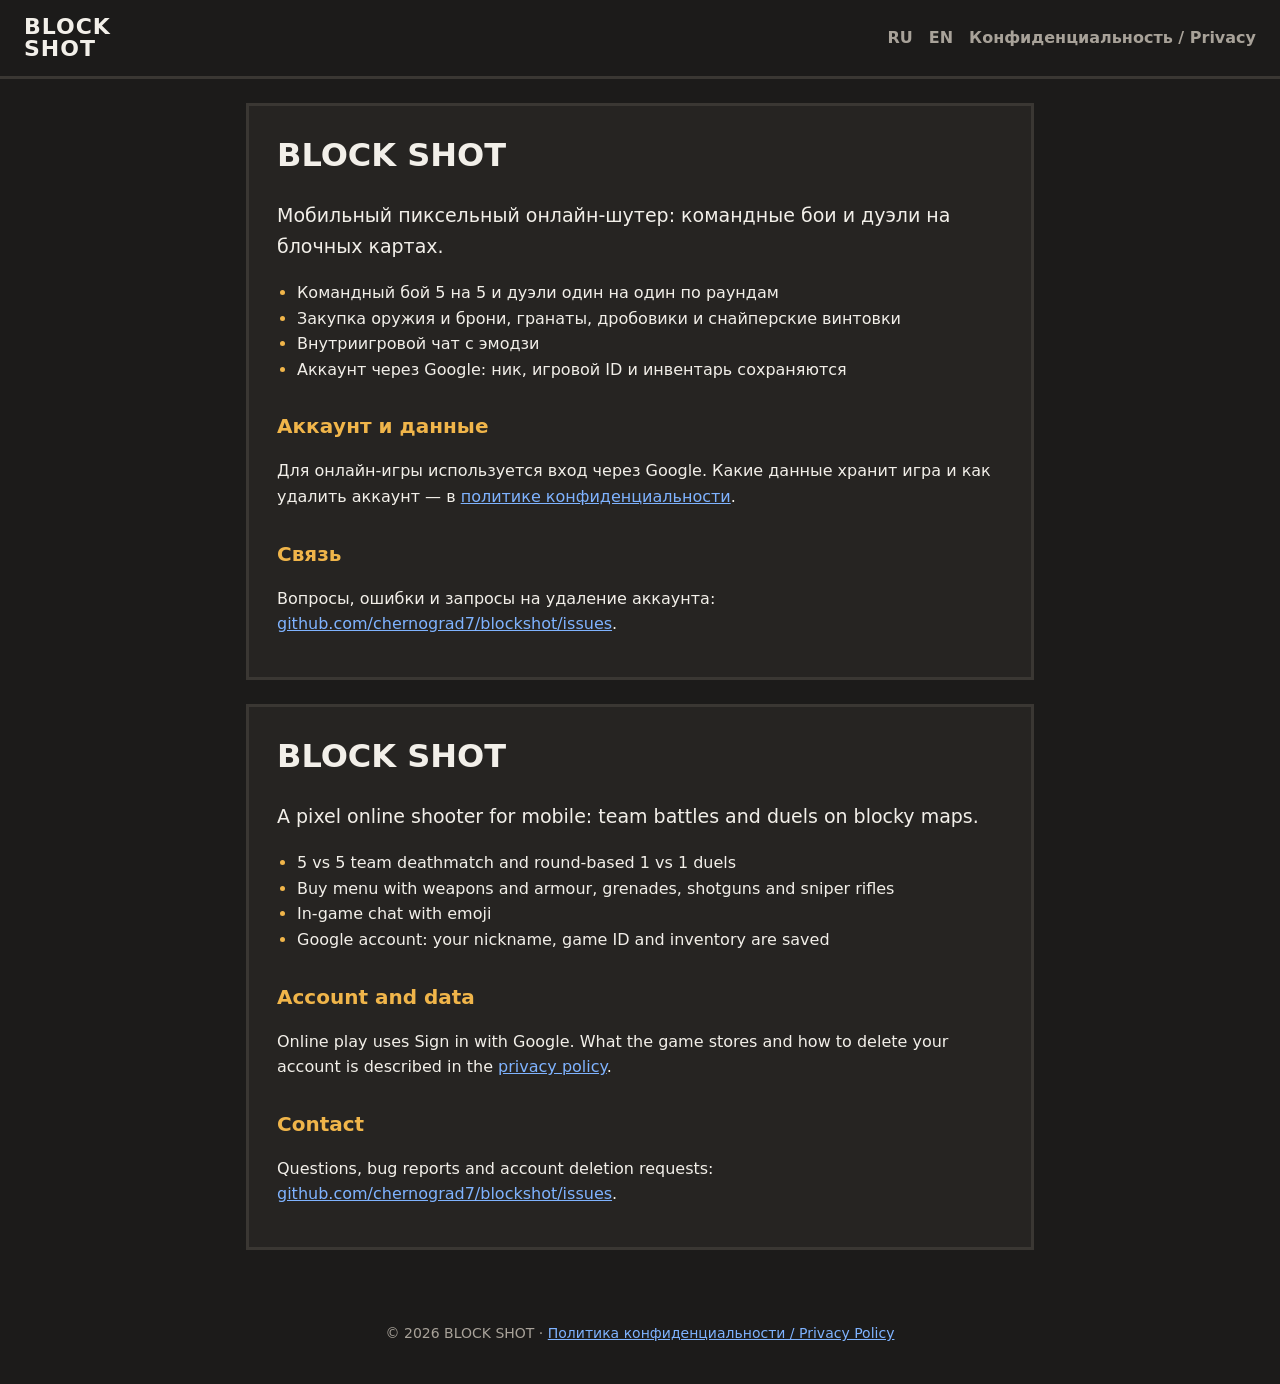
<file: index.html>
<!doctype html>
<html lang="ru">
<head>
<meta charset="utf-8">
<meta name="viewport" content="width=device-width, initial-scale=1">
<title>BLOCK SHOT</title>
<meta name="description" content="BLOCK SHOT — мобильный пиксельный онлайн-шутер. A pixel online shooter for mobile.">
<link rel="stylesheet" href="style.css">
</head>
<body>
<header class="top">
  <a class="logo" href="./">BLOCK<br>SHOT</a>
  <nav>
    <a href="#ru">RU</a>
    <a href="#en">EN</a>
    <a href="privacy.html">Конфиденциальность / Privacy</a>
  </nav>
</header>

<main>
  <section id="ru" class="card">
    <h1>BLOCK SHOT</h1>
    <p class="lead">Мобильный пиксельный онлайн-шутер: командные бои и дуэли на блочных картах.</p>
    <ul class="features">
      <li>Командный бой 5 на 5 и дуэли один на один по раундам</li>
      <li>Закупка оружия и брони, гранаты, дробовики и снайперские винтовки</li>
      <li>Внутриигровой чат с эмодзи</li>
      <li>Аккаунт через Google: ник, игровой ID и инвентарь сохраняются</li>
    </ul>
    <h2>Аккаунт и данные</h2>
    <p>Для онлайн-игры используется вход через Google. Какие данные хранит игра и как удалить аккаунт —
      в <a href="privacy.html#ru">политике конфиденциальности</a>.</p>
    <h2>Связь</h2>
    <p>Вопросы, ошибки и запросы на удаление аккаунта:
      <a href="https://github.com/chernograd7/blockshot/issues">github.com/chernograd7/blockshot/issues</a>.</p>
  </section>

  <section id="en" class="card">
    <h1>BLOCK SHOT</h1>
    <p class="lead">A pixel online shooter for mobile: team battles and duels on blocky maps.</p>
    <ul class="features">
      <li>5 vs 5 team deathmatch and round-based 1 vs 1 duels</li>
      <li>Buy menu with weapons and armour, grenades, shotguns and sniper rifles</li>
      <li>In-game chat with emoji</li>
      <li>Google account: your nickname, game ID and inventory are saved</li>
    </ul>
    <h2>Account and data</h2>
    <p>Online play uses Sign in with Google. What the game stores and how to delete your account is described in the
      <a href="privacy.html#en">privacy policy</a>.</p>
    <h2>Contact</h2>
    <p>Questions, bug reports and account deletion requests:
      <a href="https://github.com/chernograd7/blockshot/issues">github.com/chernograd7/blockshot/issues</a>.</p>
  </section>
</main>

<footer>© 2026 BLOCK SHOT · <a href="privacy.html">Политика конфиденциальности / Privacy Policy</a></footer>
</body>
</html>
</file>
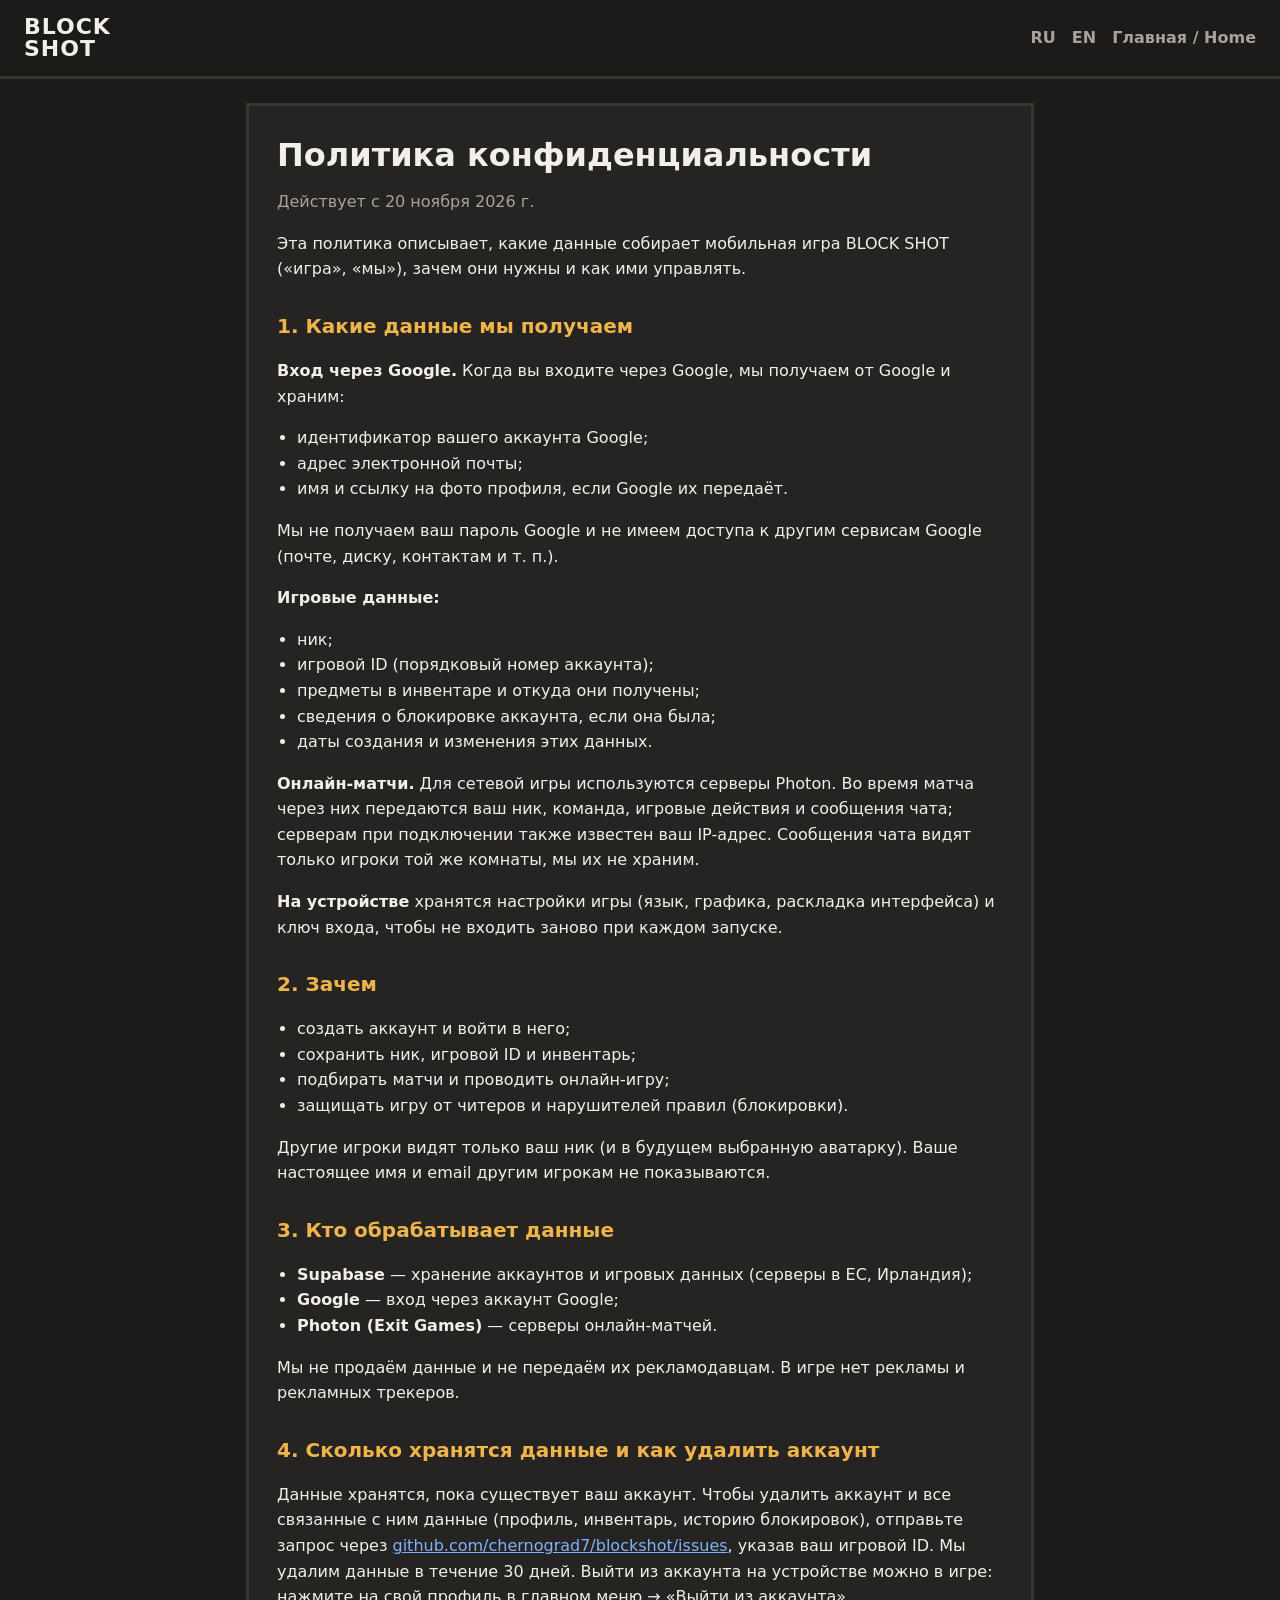
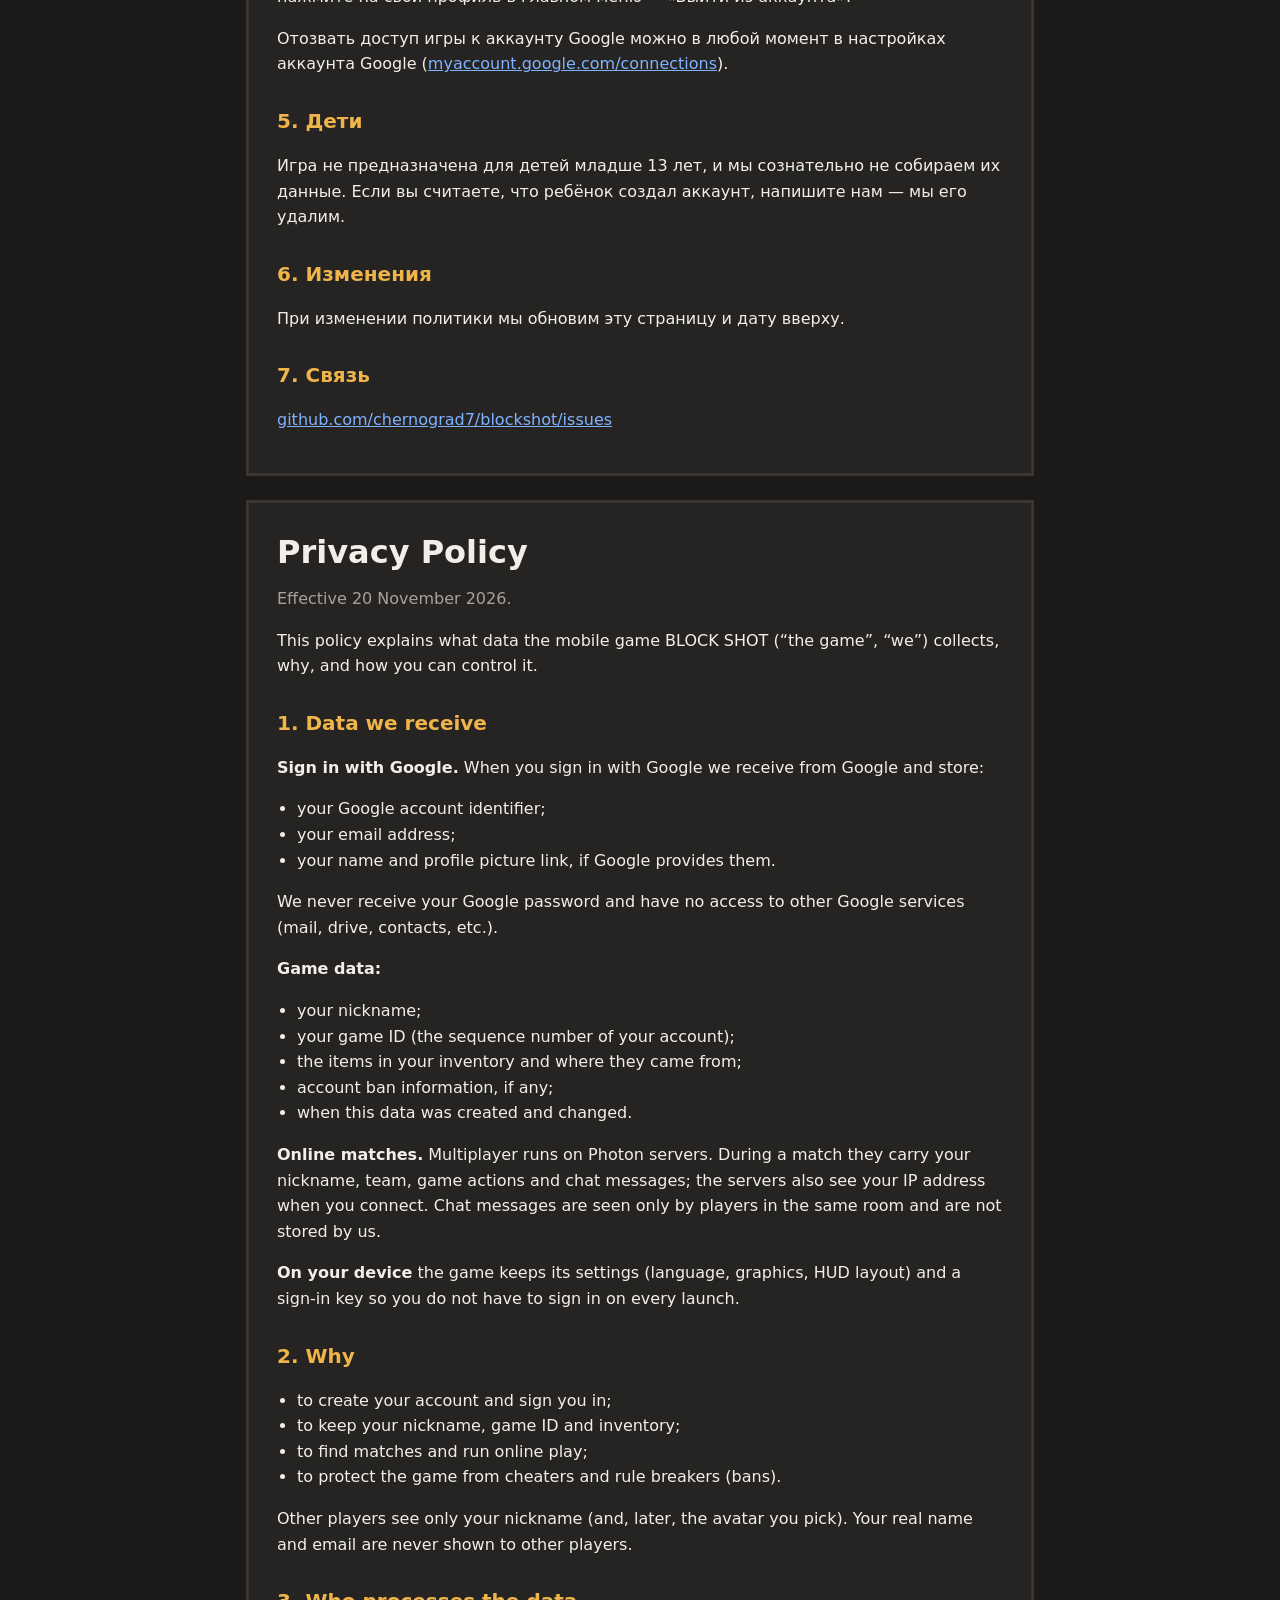
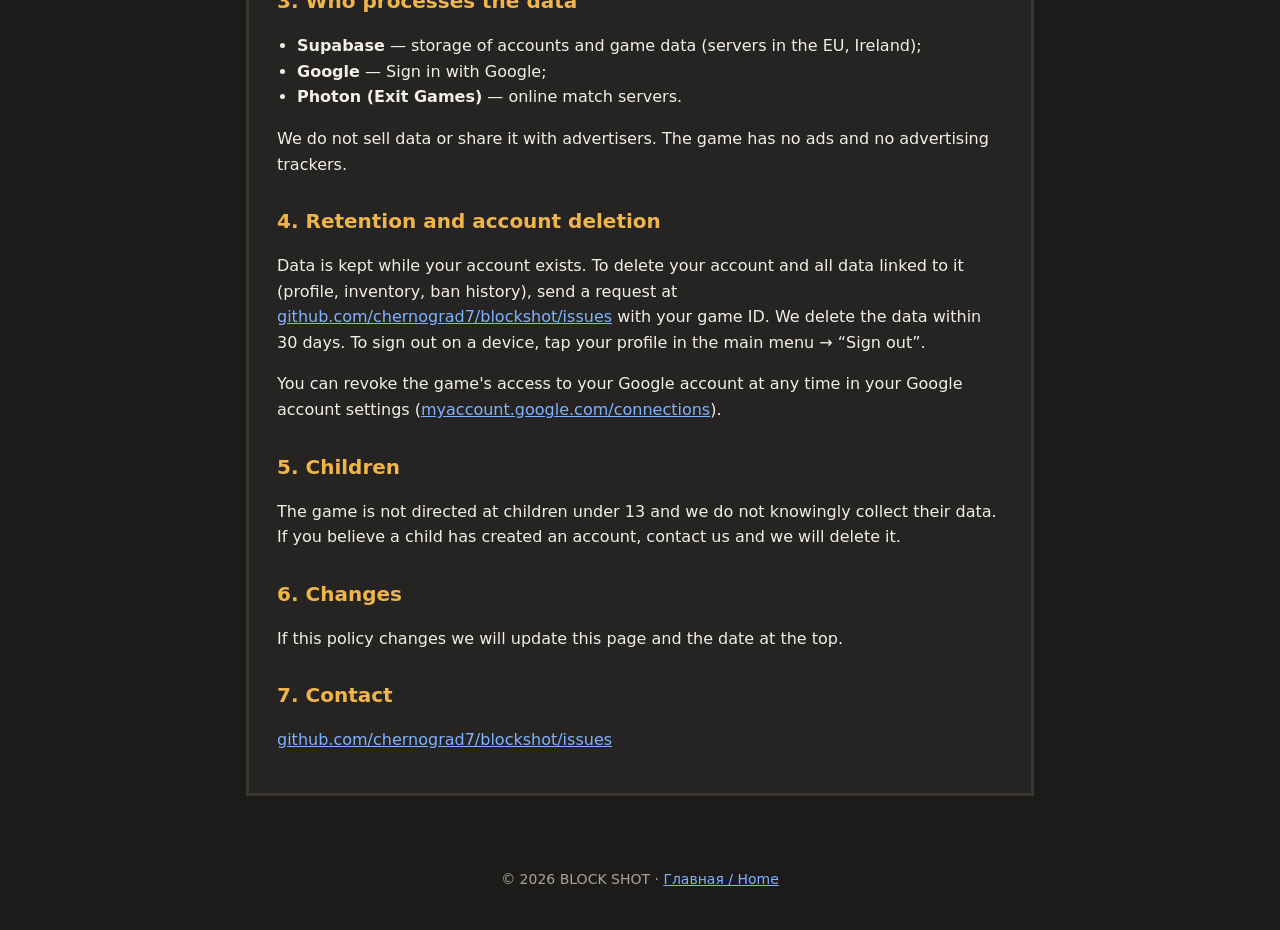
<file: privacy.html>
<!doctype html>
<html lang="ru">
<head>
<meta charset="utf-8">
<meta name="viewport" content="width=device-width, initial-scale=1">
<title>BLOCK SHOT — Privacy Policy</title>
<meta name="description" content="Политика конфиденциальности BLOCK SHOT / BLOCK SHOT Privacy Policy">
<link rel="stylesheet" href="style.css">
</head>
<body>
<header class="top">
  <a class="logo" href="./">BLOCK<br>SHOT</a>
  <nav>
    <a href="#ru">RU</a>
    <a href="#en">EN</a>
    <a href="./">Главная / Home</a>
  </nav>
</header>

<main>
  <section id="ru" class="card doc">
    <h1>Политика конфиденциальности</h1>
    <p class="muted">Действует с 20 ноября 2026 г.</p>

    <p>Эта политика описывает, какие данные собирает мобильная игра BLOCK SHOT («игра», «мы»), зачем они нужны и как
      ими управлять.</p>

    <h2>1. Какие данные мы получаем</h2>
    <p><b>Вход через Google.</b> Когда вы входите через Google, мы получаем от Google и храним:</p>
    <ul>
      <li>идентификатор вашего аккаунта Google;</li>
      <li>адрес электронной почты;</li>
      <li>имя и ссылку на фото профиля, если Google их передаёт.</li>
    </ul>
    <p>Мы не получаем ваш пароль Google и не имеем доступа к другим сервисам Google (почте, диску, контактам и т. п.).</p>
    <p><b>Игровые данные:</b></p>
    <ul>
      <li>ник;</li>
      <li>игровой ID (порядковый номер аккаунта);</li>
      <li>предметы в инвентаре и откуда они получены;</li>
      <li>сведения о блокировке аккаунта, если она была;</li>
      <li>даты создания и изменения этих данных.</li>
    </ul>
    <p><b>Онлайн-матчи.</b> Для сетевой игры используются серверы Photon. Во время матча через них передаются ваш ник,
      команда, игровые действия и сообщения чата; серверам при подключении также известен ваш IP-адрес. Сообщения чата
      видят только игроки той же комнаты, мы их не храним.</p>
    <p><b>На устройстве</b> хранятся настройки игры (язык, графика, раскладка интерфейса) и ключ входа, чтобы не входить
      заново при каждом запуске.</p>

    <h2>2. Зачем</h2>
    <ul>
      <li>создать аккаунт и войти в него;</li>
      <li>сохранить ник, игровой ID и инвентарь;</li>
      <li>подбирать матчи и проводить онлайн-игру;</li>
      <li>защищать игру от читеров и нарушителей правил (блокировки).</li>
    </ul>
    <p>Другие игроки видят только ваш ник (и в будущем выбранную аватарку). Ваше настоящее имя и email другим игрокам
      не показываются.</p>

    <h2>3. Кто обрабатывает данные</h2>
    <ul>
      <li><b>Supabase</b> — хранение аккаунтов и игровых данных (серверы в ЕС, Ирландия);</li>
      <li><b>Google</b> — вход через аккаунт Google;</li>
      <li><b>Photon (Exit Games)</b> — серверы онлайн-матчей.</li>
    </ul>
    <p>Мы не продаём данные и не передаём их рекламодавцам. В игре нет рекламы и рекламных трекеров.</p>

    <h2>4. Сколько хранятся данные и как удалить аккаунт</h2>
    <p>Данные хранятся, пока существует ваш аккаунт. Чтобы удалить аккаунт и все связанные с ним данные (профиль,
      инвентарь, историю блокировок), отправьте запрос через
      <a href="https://github.com/chernograd7/blockshot/issues">github.com/chernograd7/blockshot/issues</a>, указав ваш
      игровой ID. Мы удалим данные в течение 30 дней. Выйти из аккаунта на устройстве можно в игре: нажмите на свой
      профиль в главном меню → «Выйти из аккаунта».</p>
    <p>Отозвать доступ игры к аккаунту Google можно в любой момент в настройках аккаунта Google
      (<a href="https://myaccount.google.com/connections">myaccount.google.com/connections</a>).</p>

    <h2>5. Дети</h2>
    <p>Игра не предназначена для детей младше 13 лет, и мы сознательно не собираем их данные. Если вы считаете, что
      ребёнок создал аккаунт, напишите нам — мы его удалим.</p>

    <h2>6. Изменения</h2>
    <p>При изменении политики мы обновим эту страницу и дату вверху.</p>

    <h2>7. Связь</h2>
    <p><a href="https://github.com/chernograd7/blockshot/issues">github.com/chernograd7/blockshot/issues</a></p>
  </section>

  <section id="en" class="card doc">
    <h1>Privacy Policy</h1>
    <p class="muted">Effective 20 November 2026.</p>

    <p>This policy explains what data the mobile game BLOCK SHOT (“the game”, “we”) collects, why, and how you can
      control it.</p>

    <h2>1. Data we receive</h2>
    <p><b>Sign in with Google.</b> When you sign in with Google we receive from Google and store:</p>
    <ul>
      <li>your Google account identifier;</li>
      <li>your email address;</li>
      <li>your name and profile picture link, if Google provides them.</li>
    </ul>
    <p>We never receive your Google password and have no access to other Google services (mail, drive, contacts, etc.).</p>
    <p><b>Game data:</b></p>
    <ul>
      <li>your nickname;</li>
      <li>your game ID (the sequence number of your account);</li>
      <li>the items in your inventory and where they came from;</li>
      <li>account ban information, if any;</li>
      <li>when this data was created and changed.</li>
    </ul>
    <p><b>Online matches.</b> Multiplayer runs on Photon servers. During a match they carry your nickname, team, game
      actions and chat messages; the servers also see your IP address when you connect. Chat messages are seen only by
      players in the same room and are not stored by us.</p>
    <p><b>On your device</b> the game keeps its settings (language, graphics, HUD layout) and a sign-in key so you do not
      have to sign in on every launch.</p>

    <h2>2. Why</h2>
    <ul>
      <li>to create your account and sign you in;</li>
      <li>to keep your nickname, game ID and inventory;</li>
      <li>to find matches and run online play;</li>
      <li>to protect the game from cheaters and rule breakers (bans).</li>
    </ul>
    <p>Other players see only your nickname (and, later, the avatar you pick). Your real name and email are never shown
      to other players.</p>

    <h2>3. Who processes the data</h2>
    <ul>
      <li><b>Supabase</b> — storage of accounts and game data (servers in the EU, Ireland);</li>
      <li><b>Google</b> — Sign in with Google;</li>
      <li><b>Photon (Exit Games)</b> — online match servers.</li>
    </ul>
    <p>We do not sell data or share it with advertisers. The game has no ads and no advertising trackers.</p>

    <h2>4. Retention and account deletion</h2>
    <p>Data is kept while your account exists. To delete your account and all data linked to it (profile, inventory,
      ban history), send a request at
      <a href="https://github.com/chernograd7/blockshot/issues">github.com/chernograd7/blockshot/issues</a> with your game
      ID. We delete the data within 30 days. To sign out on a device, tap your profile in the main menu → “Sign out”.</p>
    <p>You can revoke the game's access to your Google account at any time in your Google account settings
      (<a href="https://myaccount.google.com/connections">myaccount.google.com/connections</a>).</p>

    <h2>5. Children</h2>
    <p>The game is not directed at children under 13 and we do not knowingly collect their data. If you believe a child
      has created an account, contact us and we will delete it.</p>

    <h2>6. Changes</h2>
    <p>If this policy changes we will update this page and the date at the top.</p>

    <h2>7. Contact</h2>
    <p><a href="https://github.com/chernograd7/blockshot/issues">github.com/chernograd7/blockshot/issues</a></p>
  </section>
</main>

<footer>© 2026 BLOCK SHOT · <a href="./">Главная / Home</a></footer>
</body>
</html>
</file>
<file: style.css>
:root {
  --bg: #1c1b1a;
  --card: #262422;
  --line: #3a3733;
  --text: #f2efe9;
  --muted: #a8a299;
  --accent: #f0b54a;
  --link: #7fb3ff;
}

* { box-sizing: border-box; }

body {
  margin: 0;
  background: var(--bg);
  color: var(--text);
  font: 16px/1.6 system-ui, -apple-system, "Segoe UI", Roboto, sans-serif;
}

a { color: var(--link); }

.top {
  display: flex;
  align-items: center;
  justify-content: space-between;
  gap: 16px;
  flex-wrap: wrap;
  padding: 16px 24px;
  border-bottom: 3px solid var(--line);
}

.logo {
  color: var(--text);
  text-decoration: none;
  font-weight: 900;
  font-size: 22px;
  line-height: 1;
  letter-spacing: 1px;
}

nav { display: flex; gap: 16px; flex-wrap: wrap; }
nav a { color: var(--muted); text-decoration: none; font-weight: 700; }
nav a:hover { color: var(--text); }

main {
  max-width: 820px;
  margin: 0 auto;
  padding: 24px 16px 48px;
  display: grid;
  gap: 24px;
}

.card {
  background: var(--card);
  border: 3px solid var(--line);
  padding: 24px 28px;
}

h1 { margin: 0 0 8px; font-size: 32px; font-weight: 900; }
h2 { margin: 28px 0 8px; font-size: 20px; color: var(--accent); }
.lead { font-size: 19px; }
.muted { color: var(--muted); margin-top: 0; }

.features { padding-left: 20px; }
.features li::marker { color: var(--accent); }
.doc ul { padding-left: 20px; }

footer {
  text-align: center;
  color: var(--muted);
  padding: 24px 16px 40px;
  font-size: 14px;
}

@media (max-width: 480px) {
  .card { padding: 18px 16px; }
  h1 { font-size: 26px; }
}
</file>
